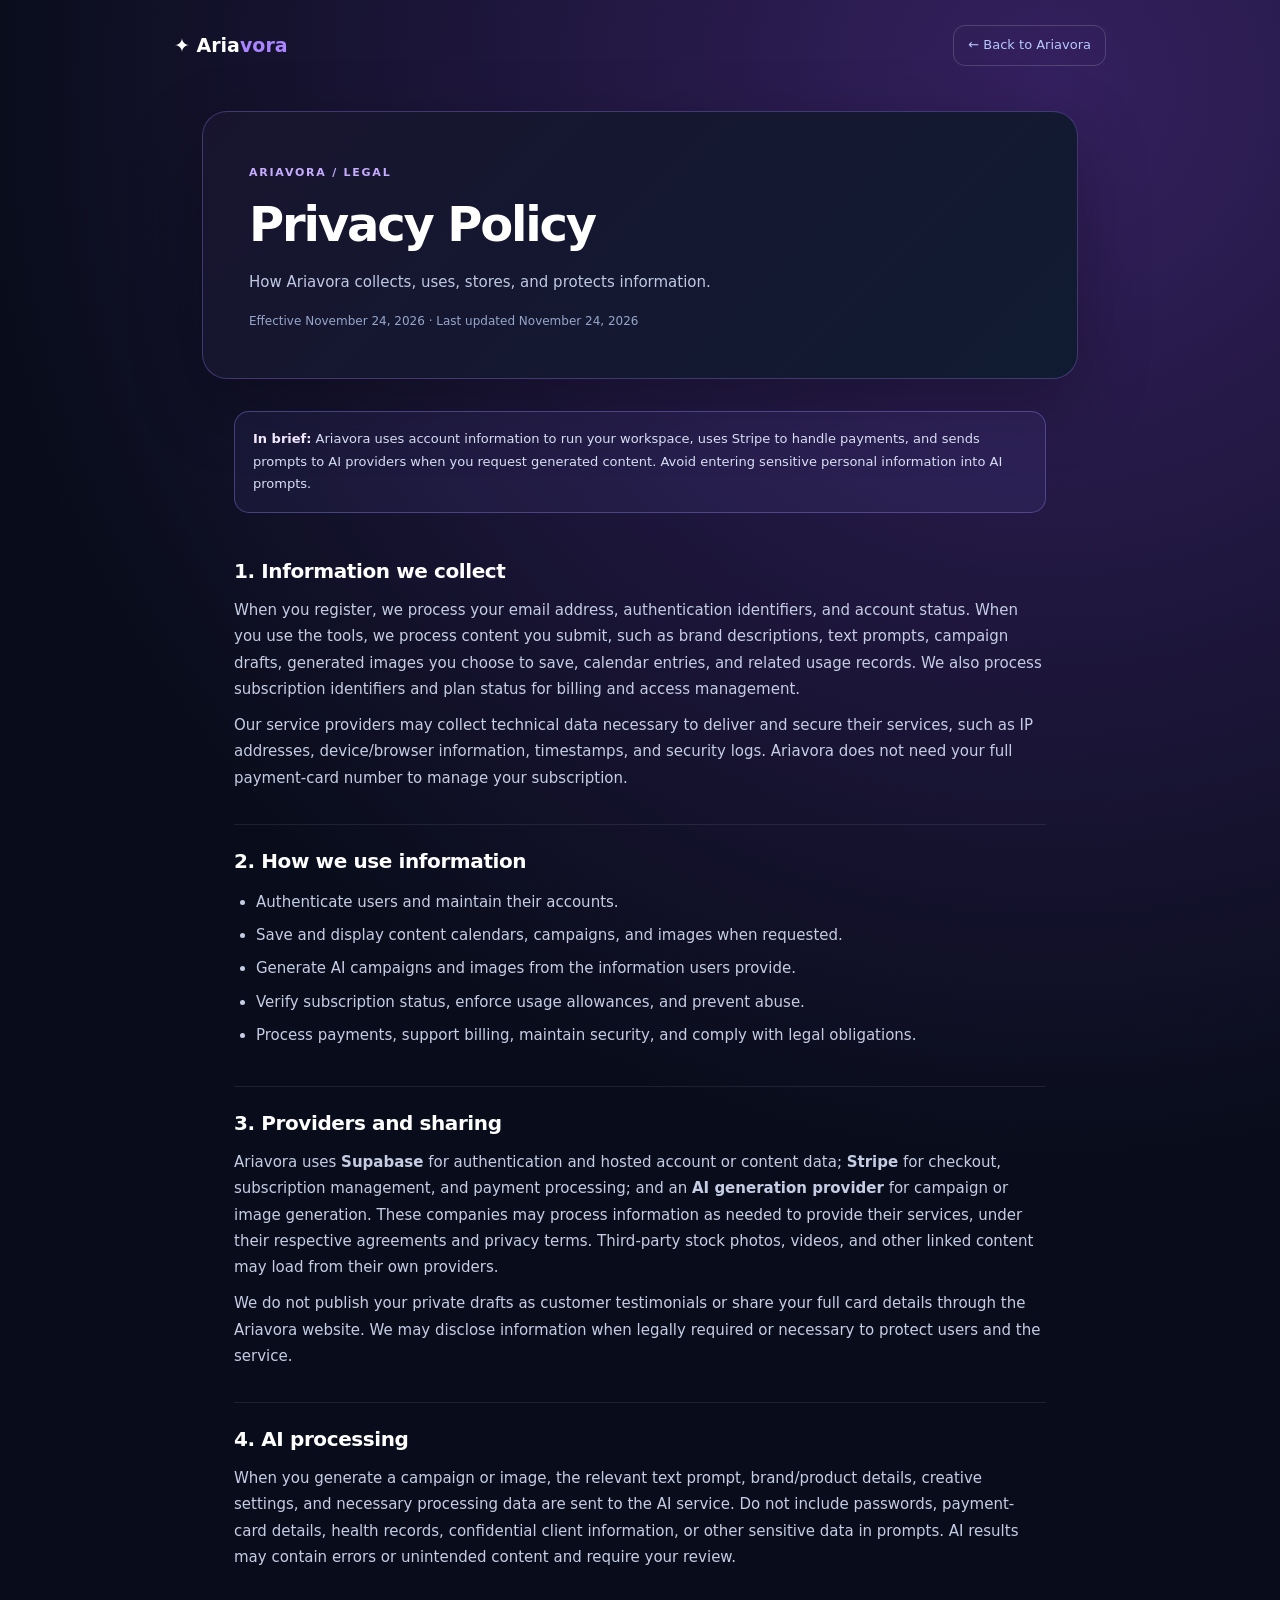
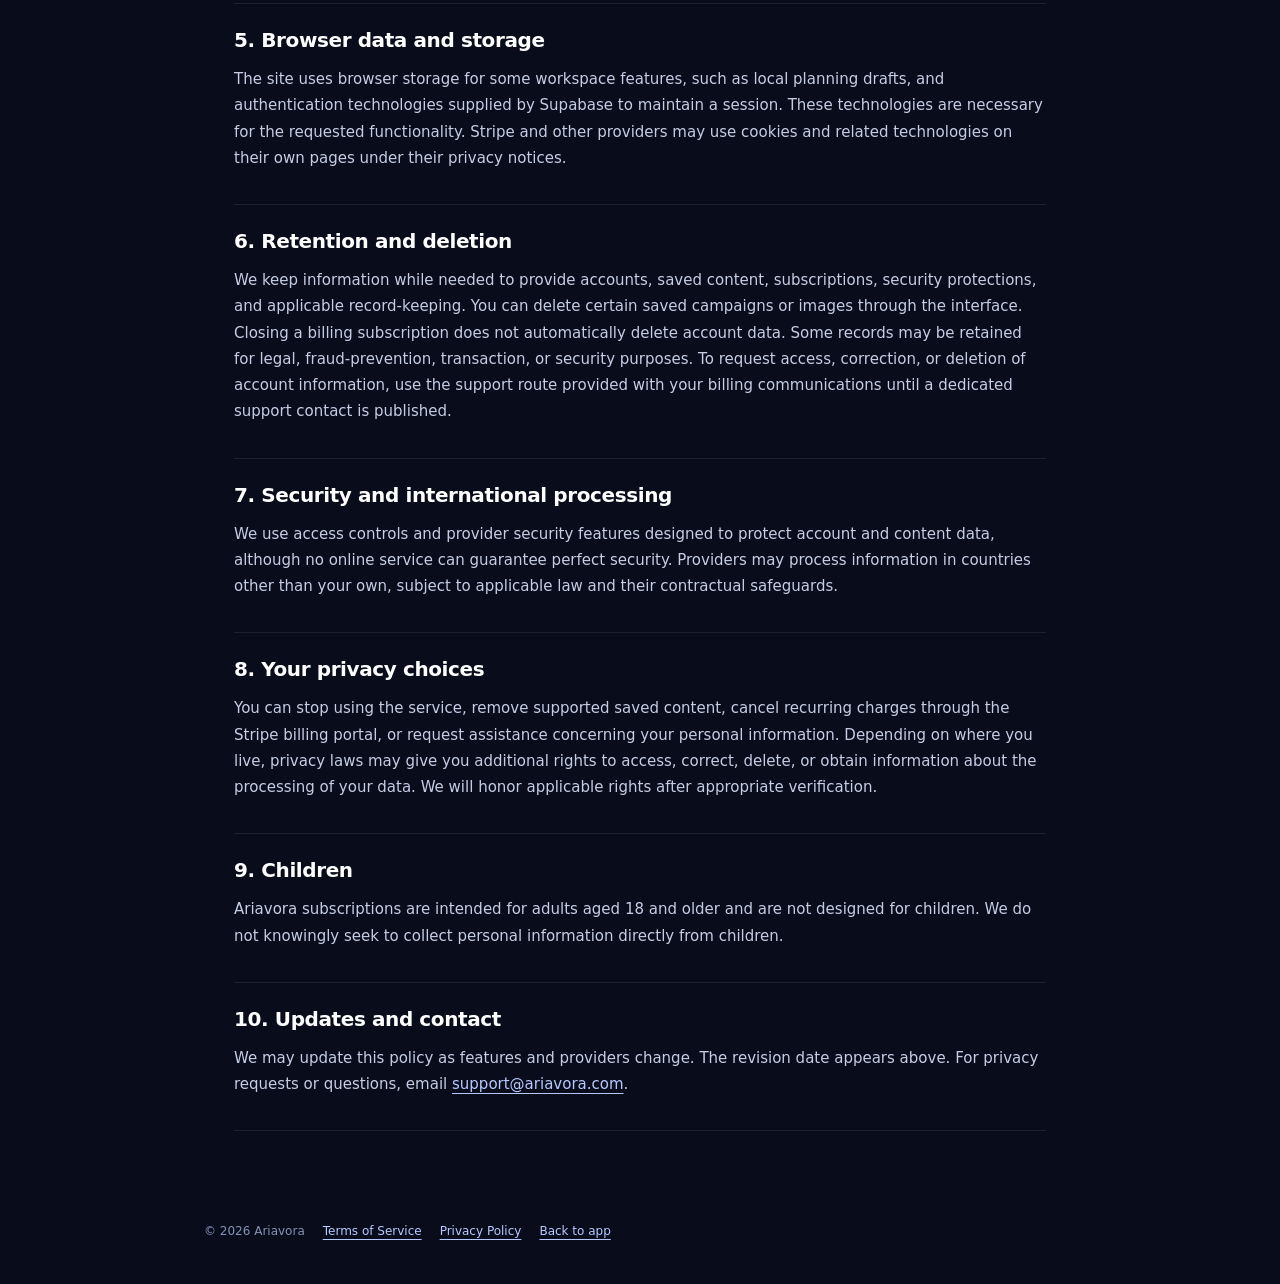
<file: privacy.html>
<!doctype html>
<html lang="en"><head><meta charset="utf-8"><meta name="viewport" content="width=device-width,initial-scale=1"><meta name="theme-color" content="#090d1b"><meta name="description" content="Ariavora Privacy Policy"><title>Privacy Policy · Ariavora</title><style>
:root{color-scheme:dark}*{box-sizing:border-box}html{scroll-behavior:smooth}body{margin:0;font:15px/1.75 system-ui,-apple-system,BlinkMacSystemFont,"Segoe UI",sans-serif;background:radial-gradient(circle at 82% 3%,#34205f 0%,transparent 36%),#090d1b;color:#d7def3}a{color:#b7c8ff;text-underline-offset:4px}a:hover{color:#f2f1ff}.top{max-width:980px;margin:auto;padding:25px 24px;display:flex;justify-content:space-between;gap:16px;align-items:center}.logo{color:#fff;font-weight:850;font-size:19px;text-decoration:none}.logo span{color:#aa85ff}.back{font-size:13px;text-decoration:none;padding:8px 14px;border:1px solid #ffffff2a;border-radius:12px}main{max-width:920px;margin:20px auto 80px;padding:0 22px}.hero{border:1px solid #9c7bf055;border-radius:25px;padding:clamp(25px,5vw,46px);background:linear-gradient(135deg,#18142e,#101b32);box-shadow:0 24px 70px #0004}.eyebrow{display:inline-block;color:#c5acff;font-size:11px;font-weight:900;letter-spacing:.16em;text-transform:uppercase}.hero h1{font-size:clamp(32px,5vw,48px);letter-spacing:-.045em;line-height:1.18;color:#fff;margin:12px 0 16px}.hero p{margin:0;color:#bfc9e4}.date{margin-top:16px!important;color:#96a6ca!important;font-size:12px}.policy{padding:10px clamp(3px,4vw,32px)}section{padding:23px 0;border-bottom:1px solid #ffffff15}section h2{font-size:20px;line-height:1.3;color:#fff;margin:0 0 13px;letter-spacing:-.02em}section p,section li{color:#c5cde4}section p{margin:10px 0}ul{padding-left:22px}li{margin:7px 0}.notice{margin:22px 0;padding:16px 18px;border:1px solid #8a83ea66;border-radius:15px;background:#8371ef14;font-size:13px}.notice strong{color:#f2e8ff}.footer{max-width:920px;margin:0 auto;padding:0 24px 42px;color:#8292b6;font-size:12px;display:flex;gap:18px;flex-wrap:wrap}.footer a{color:#b7c8ff}@media(max-width:600px){.top{padding:20px 17px}main{padding:0 14px}.hero{padding:25px}.policy{padding:6px 10px}}
</style></head>
<body><nav class="top" aria-label="Site navigation"><a class="logo" href="./index.html">✦ Aria<span>vora</span></a><a class="back" href="./index.html">← Back to Ariavora</a></nav><main><header class="hero"><div class="eyebrow">ARIAVORA / LEGAL</div><h1>Privacy Policy</h1><p>How Ariavora collects, uses, stores, and protects information.</p><p class="date">Effective November 24, 2026 · Last updated November 24, 2026</p></header><div class="policy">
<div class="notice"><strong>In brief:</strong> Ariavora uses account information to run your workspace, uses Stripe to handle payments, and sends prompts to AI providers when you request generated content. Avoid entering sensitive personal information into AI prompts.</div>
<section><h2>1. Information we collect</h2><p>When you register, we process your email address, authentication identifiers, and account status. When you use the tools, we process content you submit, such as brand descriptions, text prompts, campaign drafts, generated images you choose to save, calendar entries, and related usage records. We also process subscription identifiers and plan status for billing and access management.</p><p>Our service providers may collect technical data necessary to deliver and secure their services, such as IP addresses, device/browser information, timestamps, and security logs. Ariavora does not need your full payment-card number to manage your subscription.</p></section>
<section><h2>2. How we use information</h2><ul><li>Authenticate users and maintain their accounts.</li><li>Save and display content calendars, campaigns, and images when requested.</li><li>Generate AI campaigns and images from the information users provide.</li><li>Verify subscription status, enforce usage allowances, and prevent abuse.</li><li>Process payments, support billing, maintain security, and comply with legal obligations.</li></ul></section>
<section><h2>3. Providers and sharing</h2><p>Ariavora uses <strong>Supabase</strong> for authentication and hosted account or content data; <strong>Stripe</strong> for checkout, subscription management, and payment processing; and an <strong>AI generation provider</strong> for campaign or image generation. These companies may process information as needed to provide their services, under their respective agreements and privacy terms. Third-party stock photos, videos, and other linked content may load from their own providers.</p><p>We do not publish your private drafts as customer testimonials or share your full card details through the Ariavora website. We may disclose information when legally required or necessary to protect users and the service.</p></section>
<section><h2>4. AI processing</h2><p>When you generate a campaign or image, the relevant text prompt, brand/product details, creative settings, and necessary processing data are sent to the AI service. Do not include passwords, payment-card details, health records, confidential client information, or other sensitive data in prompts. AI results may contain errors or unintended content and require your review.</p></section>
<section><h2>5. Browser data and storage</h2><p>The site uses browser storage for some workspace features, such as local planning drafts, and authentication technologies supplied by Supabase to maintain a session. These technologies are necessary for the requested functionality. Stripe and other providers may use cookies and related technologies on their own pages under their privacy notices.</p></section>
<section><h2>6. Retention and deletion</h2><p>We keep information while needed to provide accounts, saved content, subscriptions, security protections, and applicable record-keeping. You can delete certain saved campaigns or images through the interface. Closing a billing subscription does not automatically delete account data. Some records may be retained for legal, fraud-prevention, transaction, or security purposes. To request access, correction, or deletion of account information, use the support route provided with your billing communications until a dedicated support contact is published.</p></section>
<section><h2>7. Security and international processing</h2><p>We use access controls and provider security features designed to protect account and content data, although no online service can guarantee perfect security. Providers may process information in countries other than your own, subject to applicable law and their contractual safeguards.</p></section>
<section><h2>8. Your privacy choices</h2><p>You can stop using the service, remove supported saved content, cancel recurring charges through the Stripe billing portal, or request assistance concerning your personal information. Depending on where you live, privacy laws may give you additional rights to access, correct, delete, or obtain information about the processing of your data. We will honor applicable rights after appropriate verification.</p></section>
<section><h2>9. Children</h2><p>Ariavora subscriptions are intended for adults aged 18 and older and are not designed for children. We do not knowingly seek to collect personal information directly from children.</p></section>
<section><h2>10. Updates and contact</h2><p>We may update this policy as features and providers change. The revision date appears above. For privacy requests or questions, email <a href="mailto:support@ariavora.com">support@ariavora.com</a>.</p></section></div></main><footer class="footer"><span>© 2026 Ariavora</span><a href="./terms.html">Terms of Service</a><a href="./privacy.html">Privacy Policy</a><a href="./index.html">Back to app</a></footer></body></html>
</file>
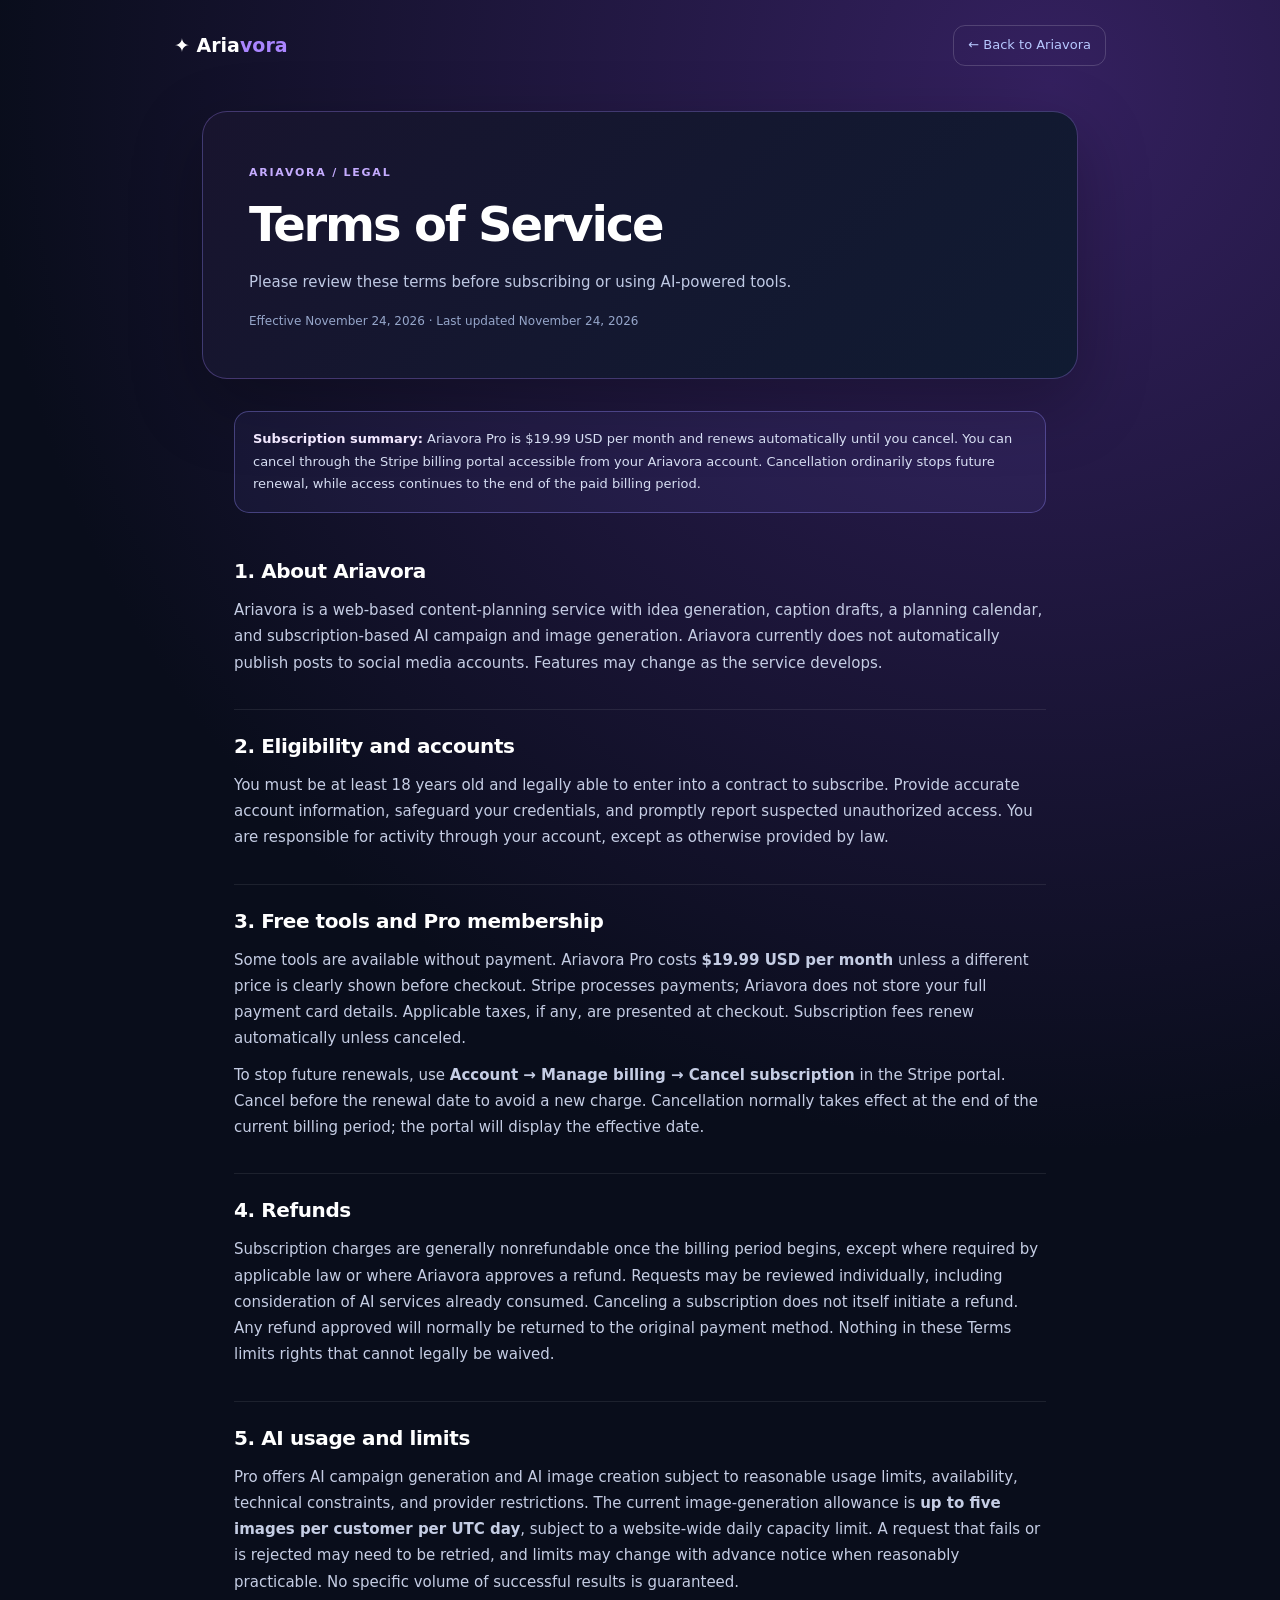
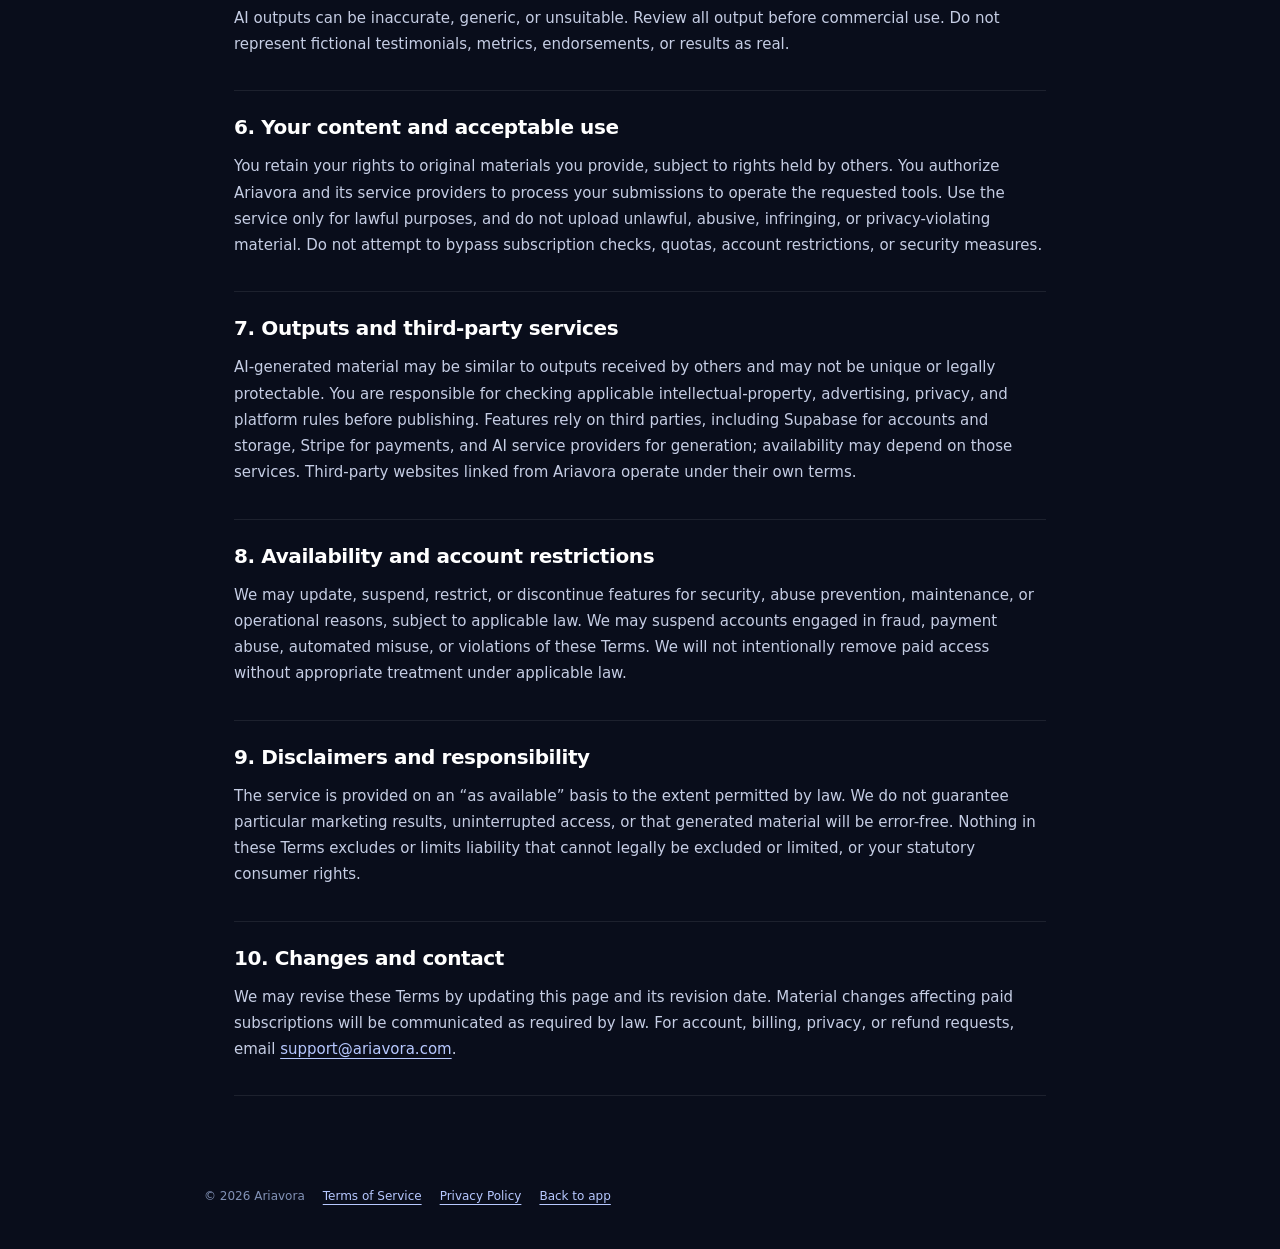
<file: terms.html>
<!doctype html>
<html lang="en"><head><meta charset="utf-8"><meta name="viewport" content="width=device-width,initial-scale=1"><meta name="theme-color" content="#090d1b"><meta name="description" content="Ariavora Terms of Service"><title>Terms of Service · Ariavora</title><style>
:root{color-scheme:dark}*{box-sizing:border-box}html{scroll-behavior:smooth}body{margin:0;font:15px/1.75 system-ui,-apple-system,BlinkMacSystemFont,"Segoe UI",sans-serif;background:radial-gradient(circle at 82% 3%,#34205f 0%,transparent 36%),#090d1b;color:#d7def3}a{color:#b7c8ff;text-underline-offset:4px}a:hover{color:#f2f1ff}.top{max-width:980px;margin:auto;padding:25px 24px;display:flex;justify-content:space-between;gap:16px;align-items:center}.logo{color:#fff;font-weight:850;font-size:19px;text-decoration:none}.logo span{color:#aa85ff}.back{font-size:13px;text-decoration:none;padding:8px 14px;border:1px solid #ffffff2a;border-radius:12px}main{max-width:920px;margin:20px auto 80px;padding:0 22px}.hero{border:1px solid #9c7bf055;border-radius:25px;padding:clamp(25px,5vw,46px);background:linear-gradient(135deg,#18142e,#101b32);box-shadow:0 24px 70px #0004}.eyebrow{display:inline-block;color:#c5acff;font-size:11px;font-weight:900;letter-spacing:.16em;text-transform:uppercase}.hero h1{font-size:clamp(32px,5vw,48px);letter-spacing:-.045em;line-height:1.18;color:#fff;margin:12px 0 16px}.hero p{margin:0;color:#bfc9e4}.date{margin-top:16px!important;color:#96a6ca!important;font-size:12px}.policy{padding:10px clamp(3px,4vw,32px)}section{padding:23px 0;border-bottom:1px solid #ffffff15}section h2{font-size:20px;line-height:1.3;color:#fff;margin:0 0 13px;letter-spacing:-.02em}section p,section li{color:#c5cde4}section p{margin:10px 0}ul{padding-left:22px}li{margin:7px 0}.notice{margin:22px 0;padding:16px 18px;border:1px solid #8a83ea66;border-radius:15px;background:#8371ef14;font-size:13px}.notice strong{color:#f2e8ff}.footer{max-width:920px;margin:0 auto;padding:0 24px 42px;color:#8292b6;font-size:12px;display:flex;gap:18px;flex-wrap:wrap}.footer a{color:#b7c8ff}@media(max-width:600px){.top{padding:20px 17px}main{padding:0 14px}.hero{padding:25px}.policy{padding:6px 10px}}
</style></head>
<body><nav class="top" aria-label="Site navigation"><a class="logo" href="./index.html">✦ Aria<span>vora</span></a><a class="back" href="./index.html">← Back to Ariavora</a></nav><main><header class="hero"><div class="eyebrow">ARIAVORA / LEGAL</div><h1>Terms of Service</h1><p>Please review these terms before subscribing or using AI-powered tools.</p><p class="date">Effective November 24, 2026 · Last updated November 24, 2026</p></header><div class="policy">
<div class="notice"><strong>Subscription summary:</strong> Ariavora Pro is $19.99 USD per month and renews automatically until you cancel. You can cancel through the Stripe billing portal accessible from your Ariavora account. Cancellation ordinarily stops future renewal, while access continues to the end of the paid billing period.</div>
<section><h2>1. About Ariavora</h2><p>Ariavora is a web-based content-planning service with idea generation, caption drafts, a planning calendar, and subscription-based AI campaign and image generation. Ariavora currently does not automatically publish posts to social media accounts. Features may change as the service develops.</p></section>
<section><h2>2. Eligibility and accounts</h2><p>You must be at least 18 years old and legally able to enter into a contract to subscribe. Provide accurate account information, safeguard your credentials, and promptly report suspected unauthorized access. You are responsible for activity through your account, except as otherwise provided by law.</p></section>
<section><h2>3. Free tools and Pro membership</h2><p>Some tools are available without payment. Ariavora Pro costs <strong>$19.99 USD per month</strong> unless a different price is clearly shown before checkout. Stripe processes payments; Ariavora does not store your full payment card details. Applicable taxes, if any, are presented at checkout. Subscription fees renew automatically unless canceled.</p><p>To stop future renewals, use <strong>Account → Manage billing → Cancel subscription</strong> in the Stripe portal. Cancel before the renewal date to avoid a new charge. Cancellation normally takes effect at the end of the current billing period; the portal will display the effective date.</p></section>
<section><h2>4. Refunds</h2><p>Subscription charges are generally nonrefundable once the billing period begins, except where required by applicable law or where Ariavora approves a refund. Requests may be reviewed individually, including consideration of AI services already consumed. Canceling a subscription does not itself initiate a refund. Any refund approved will normally be returned to the original payment method. Nothing in these Terms limits rights that cannot legally be waived.</p></section>
<section><h2>5. AI usage and limits</h2><p>Pro offers AI campaign generation and AI image creation subject to reasonable usage limits, availability, technical constraints, and provider restrictions. The current image-generation allowance is <strong>up to five images per customer per UTC day</strong>, subject to a website-wide daily capacity limit. A request that fails or is rejected may need to be retried, and limits may change with advance notice when reasonably practicable. No specific volume of successful results is guaranteed.</p><p>AI outputs can be inaccurate, generic, or unsuitable. Review all output before commercial use. Do not represent fictional testimonials, metrics, endorsements, or results as real.</p></section>
<section><h2>6. Your content and acceptable use</h2><p>You retain your rights to original materials you provide, subject to rights held by others. You authorize Ariavora and its service providers to process your submissions to operate the requested tools. Use the service only for lawful purposes, and do not upload unlawful, abusive, infringing, or privacy-violating material. Do not attempt to bypass subscription checks, quotas, account restrictions, or security measures.</p></section>
<section><h2>7. Outputs and third-party services</h2><p>AI-generated material may be similar to outputs received by others and may not be unique or legally protectable. You are responsible for checking applicable intellectual-property, advertising, privacy, and platform rules before publishing. Features rely on third parties, including Supabase for accounts and storage, Stripe for payments, and AI service providers for generation; availability may depend on those services. Third-party websites linked from Ariavora operate under their own terms.</p></section>
<section><h2>8. Availability and account restrictions</h2><p>We may update, suspend, restrict, or discontinue features for security, abuse prevention, maintenance, or operational reasons, subject to applicable law. We may suspend accounts engaged in fraud, payment abuse, automated misuse, or violations of these Terms. We will not intentionally remove paid access without appropriate treatment under applicable law.</p></section>
<section><h2>9. Disclaimers and responsibility</h2><p>The service is provided on an “as available” basis to the extent permitted by law. We do not guarantee particular marketing results, uninterrupted access, or that generated material will be error-free. Nothing in these Terms excludes or limits liability that cannot legally be excluded or limited, or your statutory consumer rights.</p></section>
<section><h2>10. Changes and contact</h2><p>We may revise these Terms by updating this page and its revision date. Material changes affecting paid subscriptions will be communicated as required by law. For account, billing, privacy, or refund requests, email <a href="mailto:support@ariavora.com">support@ariavora.com</a>.</p></section></div></main><footer class="footer"><span>© 2026 Ariavora</span><a href="./terms.html">Terms of Service</a><a href="./privacy.html">Privacy Policy</a><a href="./index.html">Back to app</a></footer></body></html>
</file>
